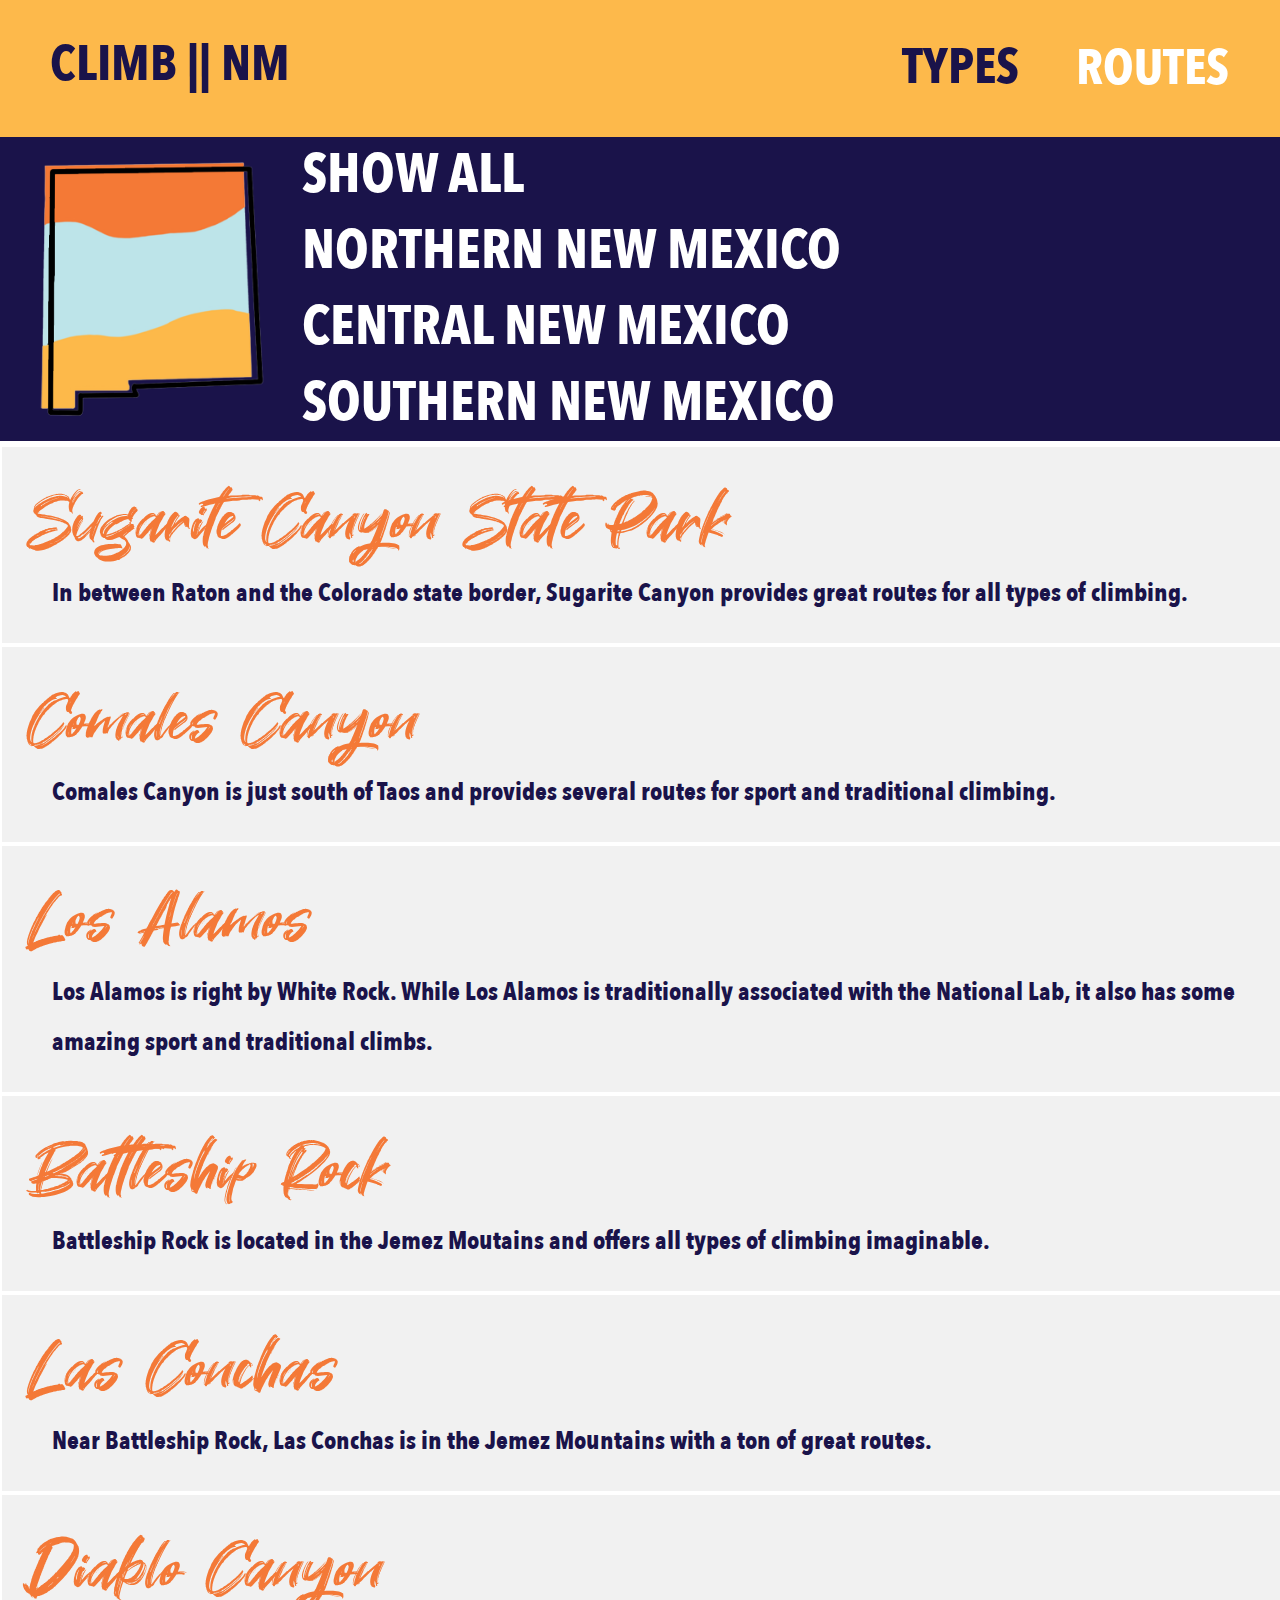
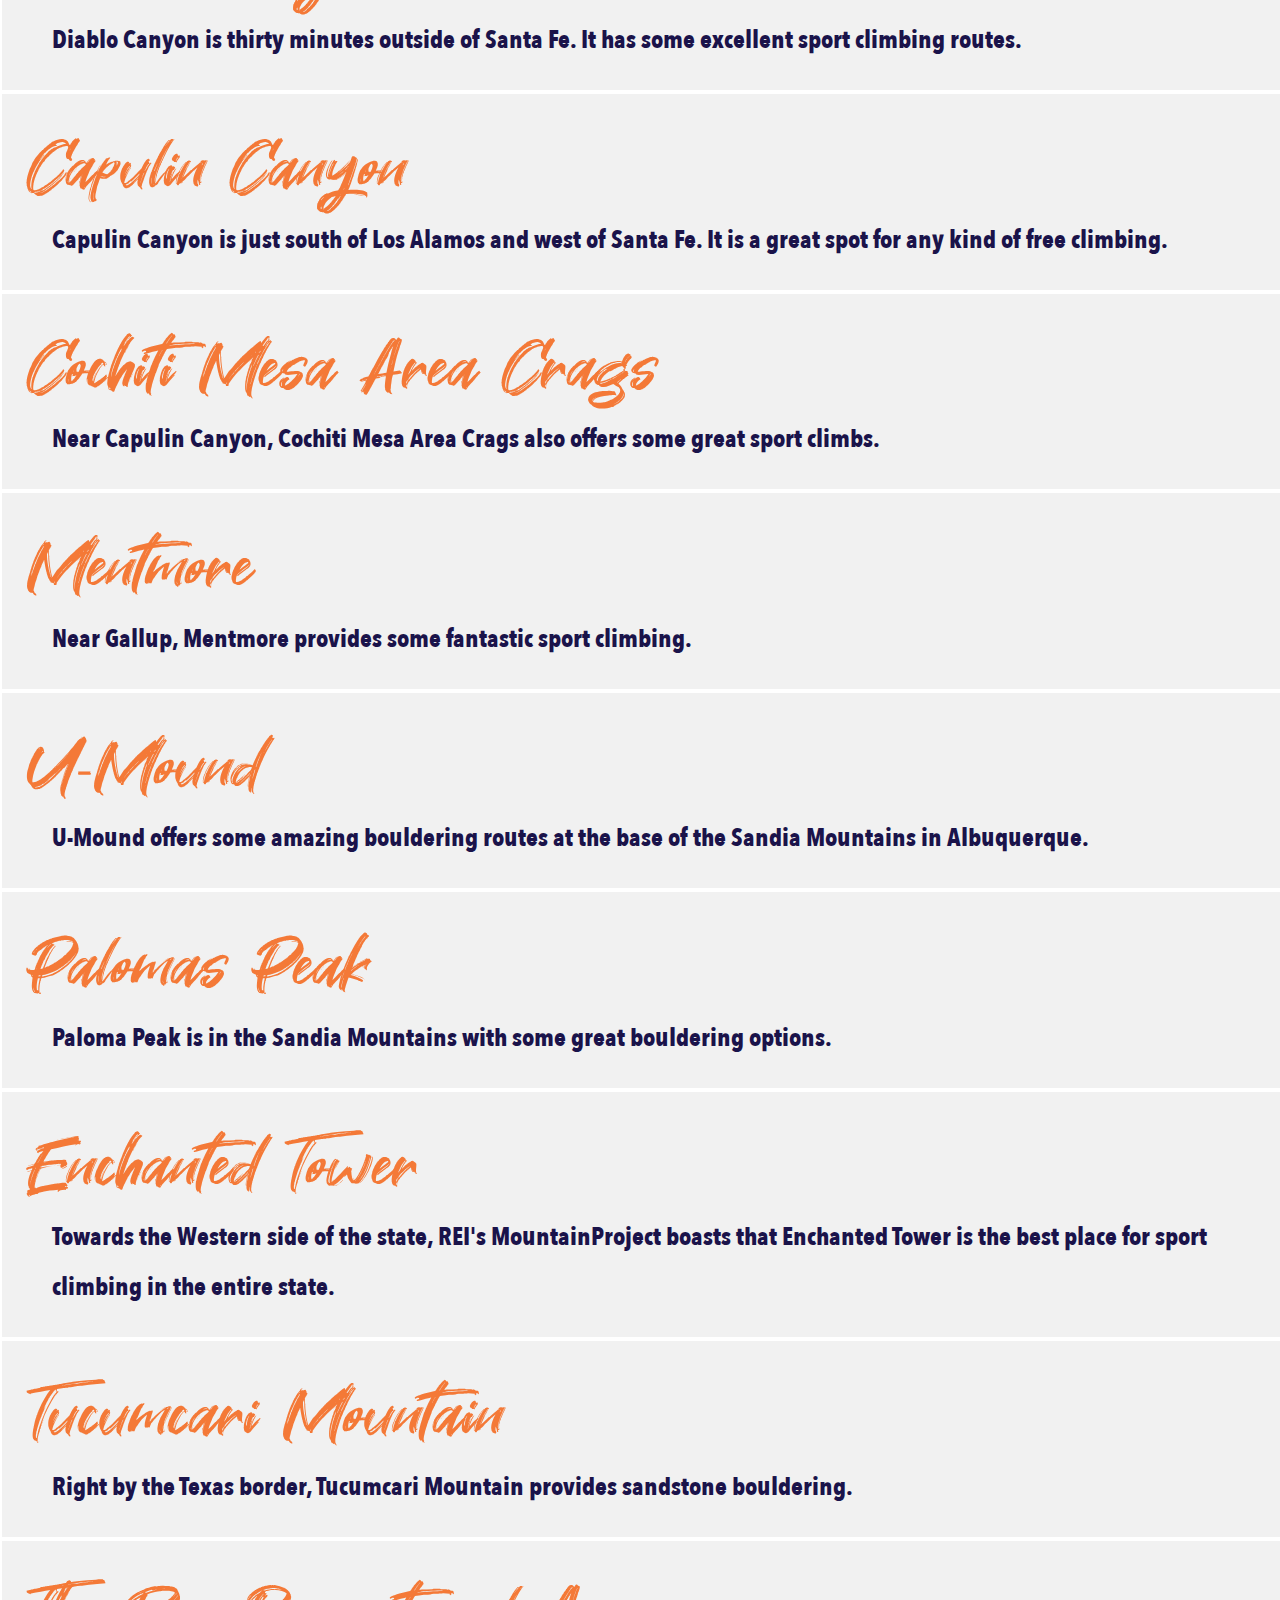
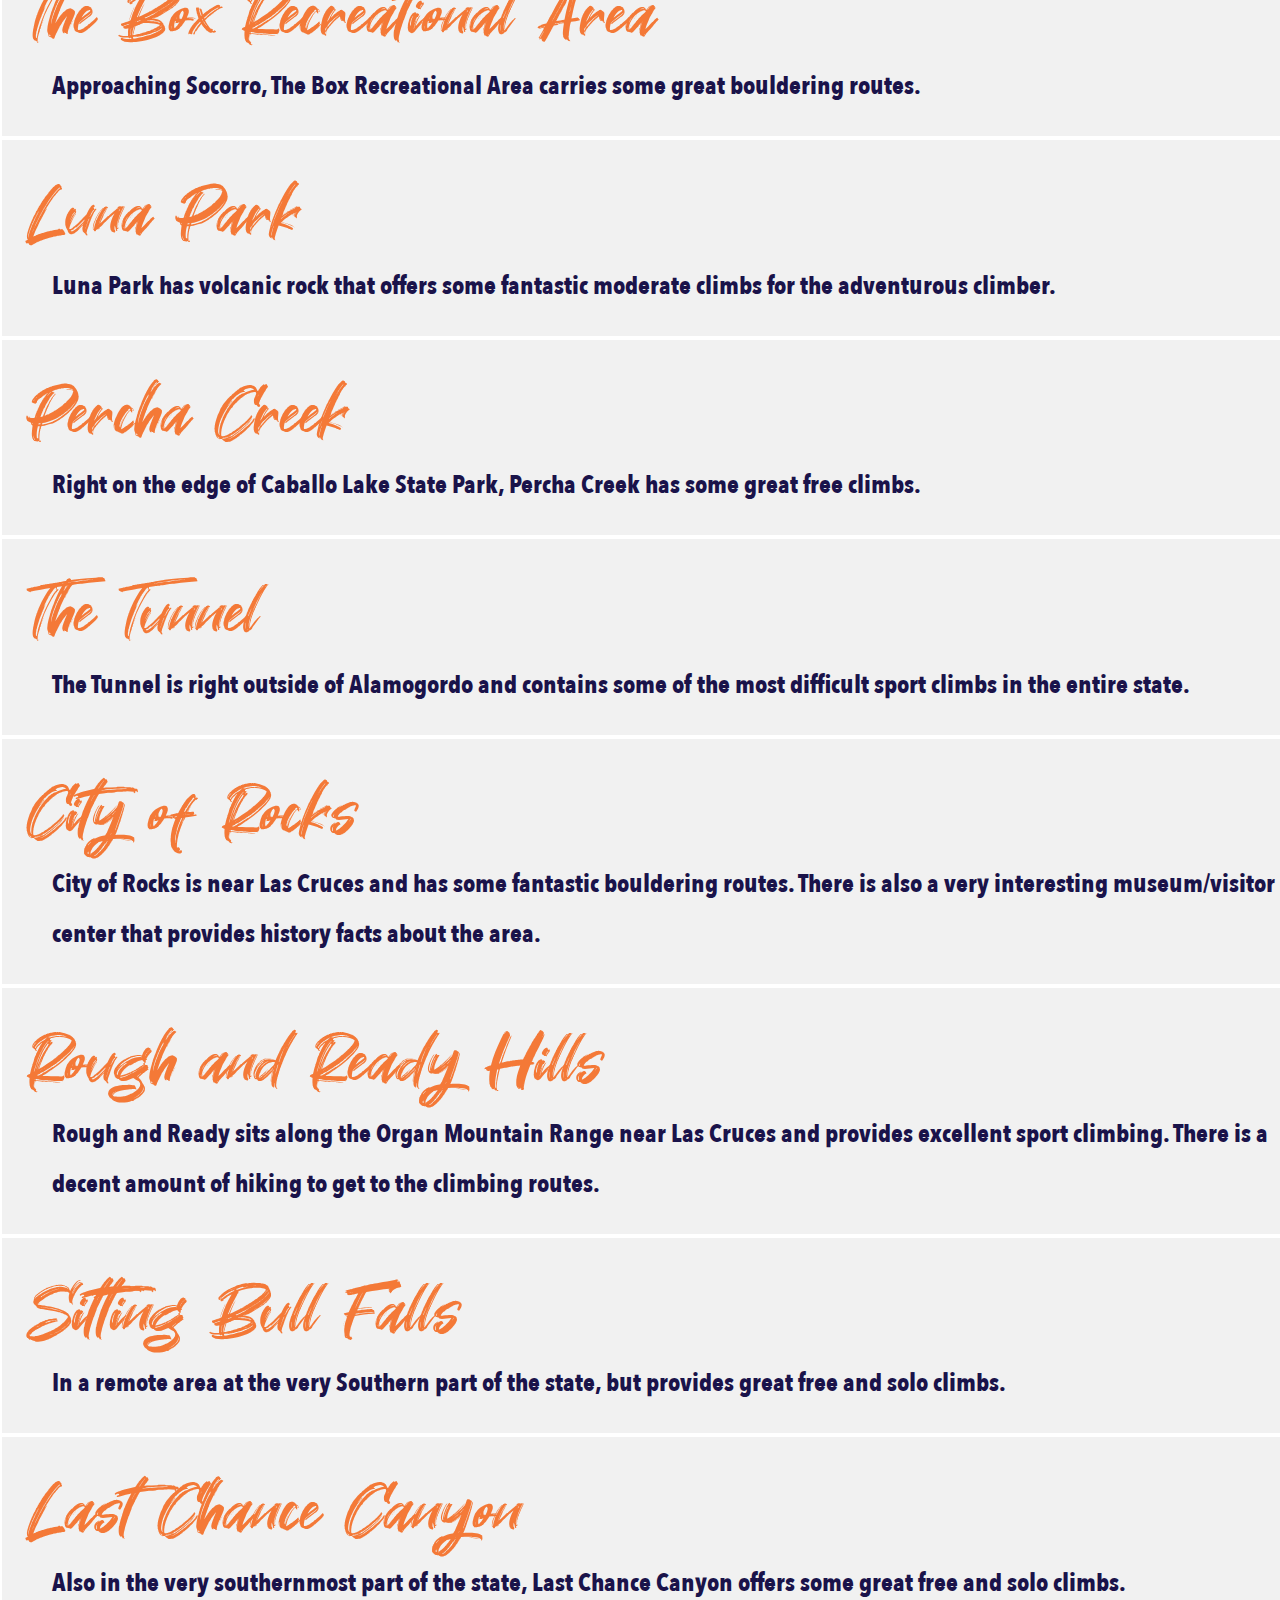
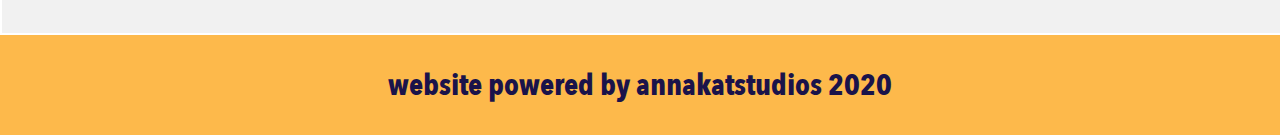
<file: Bates_Website/routes.html>
<!doctype html>
<html>
<head>
<meta charset="UTF-8">
<title>Routes Near You</title>
<link href="css/styles.css" rel="stylesheet" type="text/css"/>
<meta name="viewport" content="width=device-width, initial-scale=1">
</head>

<body>
	
	<div class="container">
	
		<nav>
			<a href="index.html"><p class="logo">CLIMB || NM</p></a>
			<a href="types.html"><p class="types">TYPES</p></a>
			<a class="active" href="routes.html"><p class="routes">ROUTES</p></a>
		</nav>
		
	<div class="together">
			<img class="map" src="RoutesImages/map_illustration.png" alt="map">
				<!-- Control buttons -->
			<div  id="myBtnContainer">
				<option class="regionBtn" onclick="filterSelection('all')">SHOW ALL</option>
				<option class="regionBtn" onclick="filterSelection('NNM')"> NORTHERN NEW MEXICO</option>
				<option class="regionBtn" onclick="filterSelection('CNM')"> CENTRAL NEW MEXICO</option>
				<option class="regionBtn" onclick="filterSelection('SNM')"> SOUTHERN NEW MEXICO</option>
				
				
			</div>
		</div>

		<!-- I referenced REI's MountainProject for almost all of this material -->
		<div class="filterContainer">
			<div class="filterDiv NNM"><h1 class="routeHead">Sugarite Canyon State Park</h1><p class="rDescript">In between Raton and the Colorado state border, Sugarite Canyon provides great routes for all types of climbing.</p></div>
			<div class="filterDiv NNM"><h1 class="routeHead">Comales Canyon</h1><p class="rDescript">Comales Canyon is just south of Taos and provides several routes for sport and traditional climbing.</p></div>
			<div class="filterDiv NNM"><h1 class="routeHead">Los Alamos</h1><p class="rDescript">Los Alamos is right by White Rock. While Los Alamos is traditionally associated with the National Lab, it also has some amazing sport and traditional climbs.</p></div>
			<div class="filterDiv NNM"><h1 class="routeHead">Battleship Rock</h1><p class="rDescript">Battleship Rock is located in the Jemez Moutains and offers all types of climbing imaginable.</p></div>
			<div class="filterDiv NNM"><h1 class="routeHead">Las Conchas</h1><p class="rDescript">Near Battleship Rock, Las Conchas is in the Jemez Mountains with a ton of great routes.</p></div>
			<div class="filterDiv NNM"><h1 class="routeHead">Diablo Canyon</h1><p class="rDescript">Diablo Canyon is thirty minutes outside of Santa Fe. It has some excellent sport climbing routes.</p></div>
			<div class="filterDiv NNM"><h1 class="routeHead">Capulin Canyon</h1><p class="rDescript">Capulin Canyon is just south of Los Alamos and west of Santa Fe. It is a great spot for any kind of free climbing.</p></div>
			<div class="filterDiv NNM"><h1 class="routeHead">Cochiti Mesa Area Crags</h1><p class="rDescript">Near Capulin Canyon, Cochiti Mesa Area Crags also offers some great sport climbs.</p></div>
			
		  	<div class="filterDiv CNM"><h1 class="routeHead">Mentmore</h1><p class="rDescript">Near Gallup, Mentmore provides some fantastic sport climbing.</p></div>
			<div class="filterDiv CNM"><h1 class="routeHead">U-Mound</h1><p class="rDescript">U-Mound offers some amazing bouldering routes at the base of the Sandia Mountains in Albuquerque.</p></div>
			<div class="filterDiv CNM"><h1 class="routeHead">Palomas Peak</h1><p class="rDescript">Paloma Peak is in the Sandia Mountains with some great bouldering options.</p></div>
			<div class="filterDiv CNM"><h1 class="routeHead">Enchanted Tower</h1><p class="rDescript">Towards the Western side of the state, REI's MountainProject boasts that Enchanted Tower is the best place for sport climbing in the entire state.</p></div>
			<div class="filterDiv CNM"><h1 class="routeHead">Tucumcari Mountain</h1><p class="rDescript">Right by the Texas border, Tucumcari Mountain provides sandstone bouldering.</p></div>
			<div class="filterDiv CNM"><h1 class="routeHead">The Box Recreational Area</h1><p class="rDescript">Approaching Socorro, The Box Recreational Area carries some great bouldering routes.</p></div>
			<div class="filterDiv CNM"><h1 class="routeHead">Luna Park</h1><p class="rDescript">Luna Park has volcanic rock that offers some fantastic moderate climbs for the adventurous climber.</p></div>
			
		 	<div class="filterDiv SNM"><h1 class="routeHead">Percha Creek</h1><p class="rDescript">Right on the edge of Caballo Lake State Park, Percha Creek has some great free climbs.</p></div>
			<div class="filterDiv SNM"><h1 class="routeHead">The Tunnel</h1><p class="rDescript">The Tunnel is right outside of Alamogordo and contains some of the most difficult sport climbs in the entire state.</p></div>
			<div class="filterDiv SNM"><h1 class="routeHead">City of Rocks</h1><p class="rDescript">City of Rocks is near Las Cruces and has some fantastic bouldering routes. There is also a very interesting museum/visitor center that provides history facts about the area.</p></div>
			<div class="filterDiv SNM"><h1 class="routeHead">Rough and Ready Hills</h1><p class="rDescript">Rough and Ready sits along the Organ Mountain Range near Las Cruces and provides excellent sport climbing. There is a decent amount of hiking to get to the climbing routes.</p></div>
			<div class="filterDiv SNM"><h1 class="routeHead">Sitting Bull Falls</h1><p class="rDescript">In a remote area at the very Southern part of the state, but provides great free and solo climbs.</p></div>
			<div class="filterDiv SNM"><h1 class="routeHead">Last Chance Canyon</h1><p class="rDescript">Also in the very southernmost part of the state, Last Chance Canyon offers some great free and solo climbs.</p></div>
		</div>

		<div class="footer">
			<p class="copyright">website powered by annakatstudios 2020</p>
		</div>

		</div>
	
	<script>
		
	// much of this code was taken and adapted from W3Schools	
			
	filterSelection("all")
		function filterSelection(c) {
		  var x, i;
		  x = document.getElementsByClassName("filterDiv");
		  if (c == "all") c = "";
		 
		  for (i = 0; i < x.length; i++) {
			removeRegion(x[i], "show");
			if (x[i].className.indexOf(c) > -1) addRegion(x[i], "show");
		  }
		}

		// Show filtered elements
		function addRegion(element, name) {
		  var i, arr1, arr2;
		  arr1 = element.className.split(" ");
		  arr2 = name.split(" ");
		  for (i = 0; i < arr2.length; i++) {
			if (arr1.indexOf(arr2[i]) == -1) {
			  element.className += " " + arr2[i];
			}
		  }
		}

		// Hide elements that are not selected
		function removeRegion(element, name) {
		  var i, arr1, arr2;
		  arr1 = element.className.split(" ");
		  arr2 = name.split(" ");
		  for (i = 0; i < arr2.length; i++) {
			while (arr1.indexOf(arr2[i]) > -1) {
			  arr1.splice(arr1.indexOf(arr2[i]), 1);
			}
		  }
		  element.className = arr1.join(" ");
		}

		var btnContainer = document.getElementById("myBtnContainer");
		var regions = btnContainer.getElementsByClassName("region");
		for (var i = 0; i < regions.length; i++) {
		  btns[i].addEventListener("click", function() {
			var current = document.getElementsByClassName("active");
			current[0].className = current[0].className.replace(" active", "");
			this.className += " active";
		  });
	}
		
	</script>
	
</body>
</html>
</file>
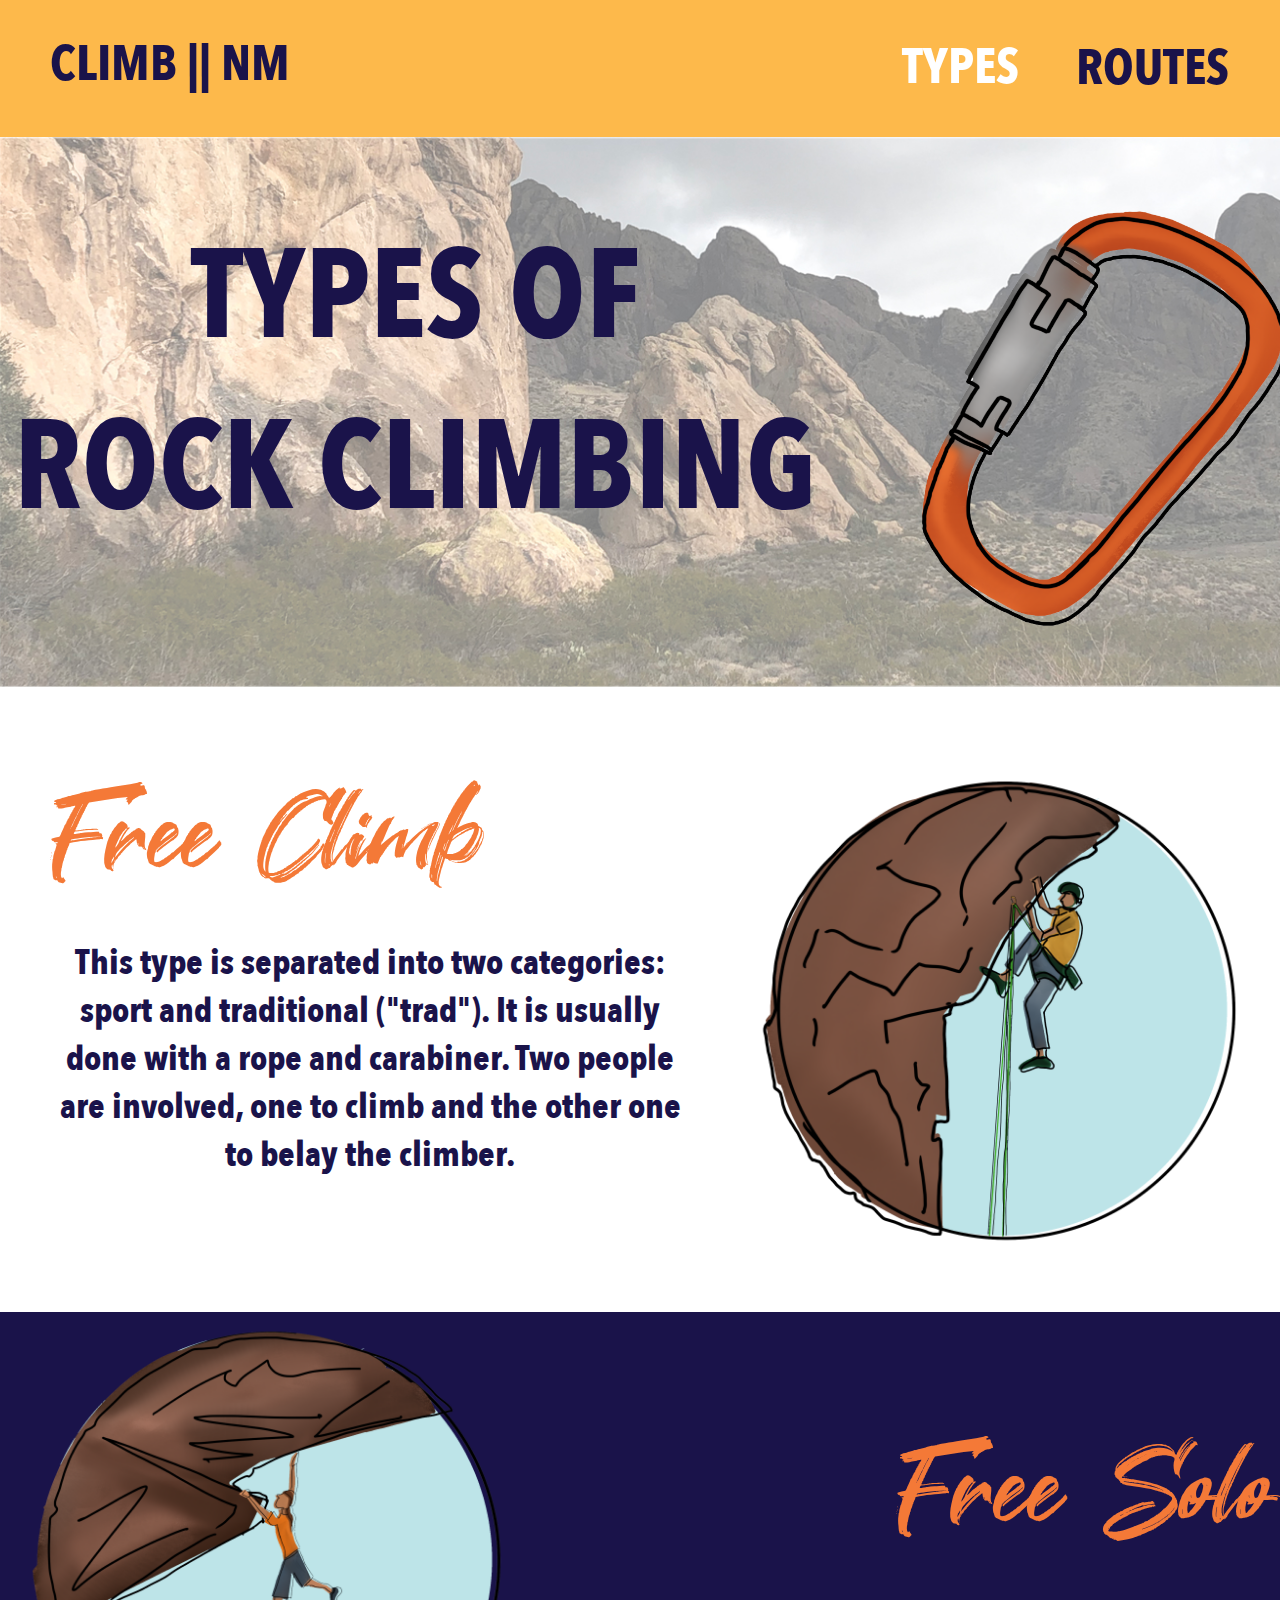
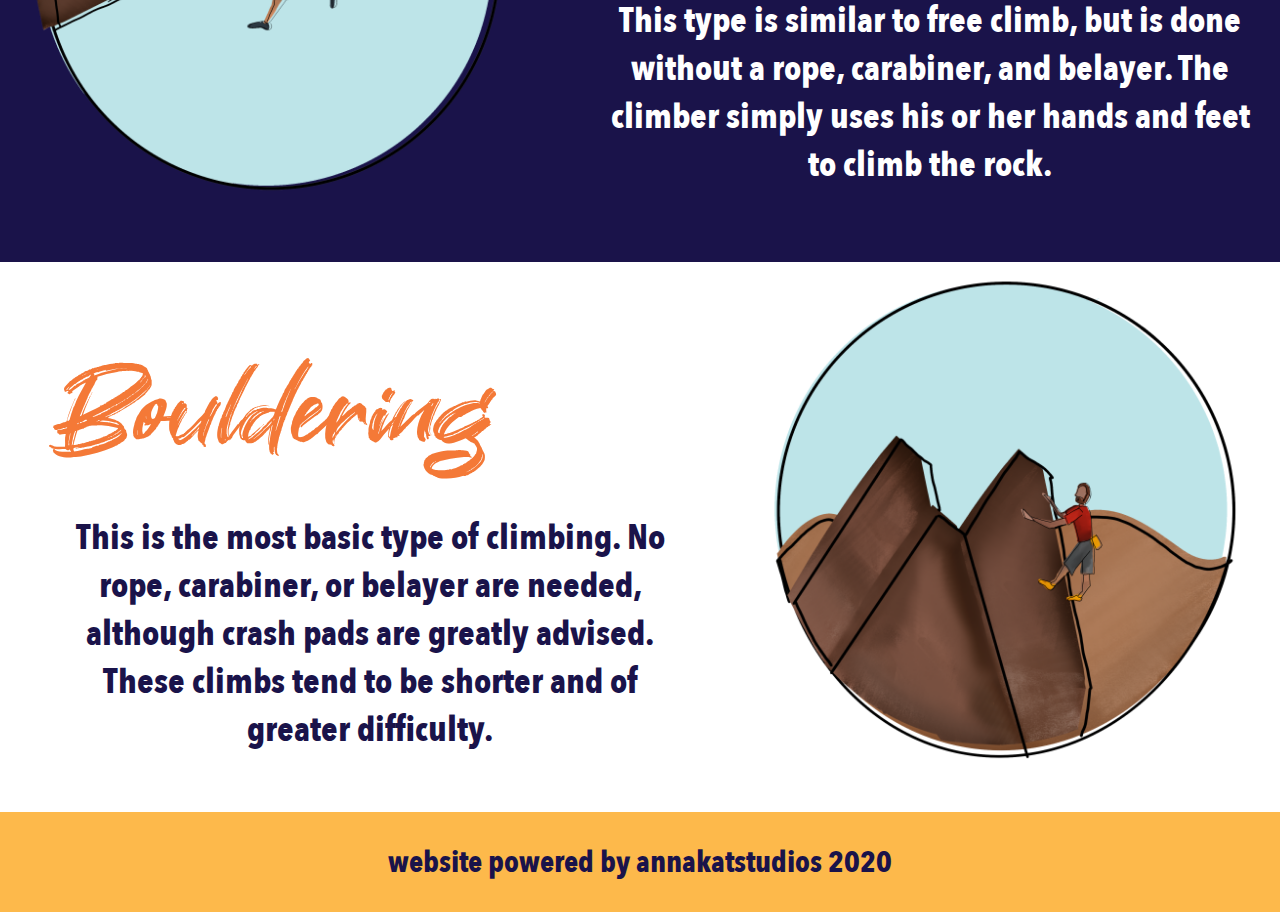
<file: Bates_Website/types.html>
<!doctype html>
<html>
<head>
<meta charset="UTF-8">
<title>Types of Rock Climbing</title>
<link href="css/styles.css" rel="stylesheet" type="text/css"/>
<meta name="viewport" content="width=device-width, initial-scale=1">
</head>

<body>
	
	<div class="container">
		
		<nav>
			<a href="index.html"><p class="logo">CLIMB || NM</p></a>
			<a class="active" href="types.html"><p class="types">TYPES</p></a>
			<a href="routes.html"><p class="routes">ROUTES</p></a>
		</nav>
			
		<div class="typesfirstPanel">
			<h1 class="h1">TYPES OF</h1>
			<h3 class="h3">ROCK CLIMBING</h3>
			<img class="typescarabiner"  src="HomepageImages/Carabiner.png" alt="carabiner">
		</div>
		
		<div class="typessecondPanel">
			<img class="free" src="TypesImages/Free_Climb.png" alt ="free climb">
			<h2 class="h2">Free Climb</h2>
			<p class="p">This type is separated into two categories: sport and traditional ("trad"). It is usually done with a rope and carabiner. Two people are involved, one to climb and the other one to belay the climber.</p>
		</div>
		
		<div class="typesthirdPanel">
			<img class="solo" src="TypesImages/Free_Solo.png" alt="free solo">
			<h2 class="soloHead">Free Solo</h2>
			<p class="soloPara">This type is similar to free climb, but is done without a rope, carabiner, and belayer. The climber simply uses his or her hands and feet to climb the rock.</p>
		</div>
		
		<div class="typesfourthPanel">
			<img class="bold" src="TypesImages/Bouldering.png" alt="bouldering">
			<h2 class="h2">Bouldering</h2>
			<p class="p">This is the most basic type of climbing. No rope, carabiner, or belayer are needed, although crash pads are greatly advised. These climbs tend to be shorter and of greater difficulty.</p>
		</div>
		
 		<div class="footer">
			<p class="copyright">website powered by annakatstudios 2020</p>
		</div>
	
	</div>
</body>
</html>
</file>
<file: Bates_Website/css/styles.css>
/* CSS Document */

@font-face {
	src: url("../fonts/Avenir Next Condensed.ttc");
	font-family: 'Avenir Next Condensed';
}

@font-face {
	src: url("../fonts/Great Sejagad.otf");
	font-family: 'Great Sejagad';
}

html, body {
	margin: 0 auto;
	padding: 0;
	width: 100%;
	display: flex;
}

.container {
	margin: 0 auto;
	padding: 0;
	width: 100%;
}

nav {
	margin: 0 auto;
	padding: 0;
	overflow: hidden;
	height: 137px;
	background-color: #fdb94b;
	width: 100%;
}

.active {
	color: #ffffff;
}

.logo {
	float: left;	
	margin: 0;
	margin-left: 50px;
	margin-top: 30px;
	padding: 0;
	width: 100%;
	font-family: 'Avenir Next Condensed', sans-serif;
	font-size: 50px;
	font-weight: bold;	
}

.types {
	margin: 0;
	margin-top: -65px;
	padding: 0;
	width: 50%;
	clear: both;
	float: right;
	text-align: center;
	font-family: 'Avenir Next Condensed', sans-serif;
	font-weight: normal;
	font-size: 50px;	
}

.routes {
	margin: 0;
	margin-top: -67px;
	padding: 0;
	width: 20%;
	clear: both;
	float: right;
	text-align: center;
	font-family: 'Avenir Next Condensed', sans-serif;
	font-size: 50px;
	font-weight: normal;
}

.firstPanel {
	margin: 0 auto;
	
	overflow: hidden;
	width: 100%;
	height: 700px;
	
	
	background-image: url("../HomepageImages/OrganMountain.jpg");
	background-repeat: no-repeat;
	background-size: cover;
}

.climb {
	font-family: 'Great Sejagad', sans-serif;
	font-size: 350px;
	color: #ffffff;
	
	margin: 0;
	margin-top: 20px;
	text-align: center;	
}

.newMexico {
	font-family: 'Avenir Next Condensed', sans-serif;
	font-size: 250px;
	font-weight: bolder;
	color: #1a134a;
	
	margin: 0;
	margin-top: -100px;
	text-align: center;	
}


.secondPanel {
	margin: 0 auto;
	
	overflow: hidden;
	width: 100%;
	height: 650px;
	background-color: #bde4e9;	
}

.carabiner {
	width: 700px;
	height: 700px;
	
	margin: 0;
	margin-top: -40px;
	margin-left: -80px;	
}

.spHead1 {
	font-family: 'Avenir Next Condensed', sans-serif;
	font-size: 140px;
	font-weight: bold;
	color: #ffffff;

	margin: 0;
	margin-left: 700px;
	margin-top: -575px;

	justify-content: center;
}

.spHead2 {
	font-family: 'Avenir Next Condensed', sans-serif;
	font-size: 140px;
	font-weight: bold;
	color: #ffffff;
	
	margin: 0;
	margin-left: 450px;
	margin-top: -50px;

	text-align: center;
}

.spSub {
	font-family: 'Great Sejagad', sans-serif;
	font-size: 130px;
	color: #1a134a;
	
	margin: 0;
	margin-right: -600px;
	margin-top: -30px;
	text-align: center;
}

.thirdPanel {
	margin: 0 auto;
	
	overflow: hidden;
	width: 100%;
	height: 800px;
	
	display: flex;
}

.shelf {
	width: 625px;
	height: 800px;
	
	display: flex;
	
	margin: 0;
}


.find {
	font-family: 'Great Sejagad', sans-serif;
	font-size: 135px;
	color: #1a134a;

	margin: 0;
	margin-right: -650px;
	margin-top: -725px;
	
	text-align: center;
}

.city {
	font-family: 'Avenir Next Condensed', sans-serif;
	font-size: 100px;
	font-weight: normal;
	color: #f47937;
	
	margin: 0;
	margin-left : 650px;
	margin-top: 20px;
}

input {
	width: 700px;
	height: 125px;
	border: 3px solid #1a134a;
	font-family: 'Avenir Next Condensed', sans-serif;
	font-size: 70px;
	font-weight: lighter;
	font-style: italic; 
	color: #f47937;
	margin: 0;
	margin-left : 660px;
	margin-top: 10px;
	padding-left: 25px;
}

/*.typeBox {
	width: 700px;
	height: 125px;
	border: 2px solid #1a134a;

	margin: 0;
	margin-left : 660px;
	margin-top: 10px;
	text-align: center;	
}

.typeCity {
	font-family: 'Avenir Next Condensed', sans-serif;
	font-size: 70px;
	font-weight: lighter;
	font-style: italic; 
	color: #f47937;
	
	margin: 0;
	margin-right: 350px;
	margin-top: 10px;

	text-align: center;	
}*/

.go {
	font-family: 'Great Sejagad', sans-serif;
	font-size: 125px;
	color: #1a134a;
	
	margin: 0;
	margin-left : 550px;
	margin-top: 60px;
	
	text-align: center;
}

.typesfirstPanel {
	margin: 0 auto;
	overflow: hidden;
	width: 100%;
	height: 550px;

	background-image: url("../TypesImages/DripSprings.jpg");
	background-repeat: no-repeat;
	background-size: cover;
}

.typessecondPanel {
	margin: 0 auto;
	padding: 0;
	width: 100%;
	height: 550px;
	
	background-color: #ffffff;
	
}

.typesthirdPanel {
	margin: 0 auto;
	padding: 0;
	width: 100%;
	height: 550px;
	
	background-color: #1a134a;
}

.typesfourthPanel {
	margin: 0 auto;
	padding: 0;
	overflow: hidden;
	width: 100%;
	height: 550px;

	background-color: #ffffff;
}

.h1 {
	margin: 0;
	margin-left: -450px;
	margin-top: 75px;
	padding: 0;

	text-align: center;
	font-family: 'Avenir Next Condensed', sans-serif;
	font-size: 125px;
	font-weight: bold;
	color: #1a134a;
}

.h2 {
	margin: 0;
	margin-top: 75px;
	margin-left: 50px;
	padding: 0;
	width: 100%;
	
	font-family: 'Great Sejagad', sans-serif;
	font-size: 125px;
	font-weight: lighter;
	color: #f47937;
}

.h3 {
	margin: 0;
	margin-left: -450px;
	padding: 0;

	text-align: center;
	font-family: 'Avenir Next Condensed', sans-serif;
	font-size: 125px;
	font-weight: bold;
	color: #1a134a;
}

.p {
	margin: 0;
	margin-top: 25px;
	margin-left: 50px;
	padding: 0;
	width: 50%;

	text-align: center;
	font-family: 'Avenir Next Condensed', sans-serif;
	font-size: 35px;
	font-weight: normal;
	color: #1a134a;
}

.free {
	margin: 0;
	padding: 0;
	
	width: 500px;
	height: 500px;
	
	float: right;
	margin-right: 30px;
}

.solo {
	margin: 0;
	margin-left: 15px;
	padding: 0;
	
	width: 500px;
	height: 500px;
	
	float: left;
}

.bold {
	margin: 0;
	padding: 0;
	
	width: 500px;
	height: 500px;
	
	float: right;
	margin-right: 30px;
}

.soloHead {
	width: 30%;
	float: right;
	
	font-family: 'Great Sejagad', sans-serif;
	font-size: 125px;
	font-weight: lighter;
	color: #f47937;
}

.soloPara {
	width: 50%;
	float: right;
	margin-right: 30px;
	margin-top: -75px;
	color: #ffffff;
	
	text-align: center;
	font-family: 'Avenir Next Condensed', sans-serif;
	font-size: 35px;
	font-weight: normal;
}

.typescarabiner {
	width: 600px;
	height: 600px;
	
	margin: 0;
	margin-left: 800px;
	margin-top: -450px;
	padding: 0;
}

.together {
	display: inline-flex;
}

/* Style the buttons */
.regionBtn {
	border: none;
	outline: none;
	width: 100%;
	height: 75px;
	float: right;
	background-color: #1a134a;
	cursor: pointer;
	font-family: 'Avenir Next Condensed';
	font-size: 55px;
	font-weight: bolder;
	color: #ffffff;
	margin: 0 auto;
	text-align: justify;
	align-items: flex-end;
	justify-content: flex-end;
}

.map {
	width: 350px;
	height: 304px;
	clear: both;
	float: left;
	
}

.filterDiv {
	float: left;
	width: 100%;
	background-color: #f1f1f1;
	line-height: 50px;
	margin: 2px;
  	display: none; /* Hidden by default */
}
	
.routeHead {
	font-family: 'Great Sejagad';
	font-weight: lighter;
	font-size: 75px;
	color: #f47937;
	margin-left: 25px;
}

.rDescript {
	font-family: 'Avenir Next Condensed';
	font-size: 25px;
	color: #1a134a;
	margin-top: -30px;
	margin-left: 50px;
}

/* The "show" class is added to the filtered elements */
.show {
  	display: block;
}

/* Add a light grey background on mouse-over */
.regionBtn:hover {
  	background-color: #bde4e9;
}

/* Add a dark background to the active button */
.regionBtn.active {
  	background-color: #666;
  	color: white;
}

.footer {
	margin: 0 auto;
	padding: 0;
	
	overflow: hidden;
	height: 100px;
	background-color: #fdb94b;
	
	width: 100%;
}

.copyright {
	font-family: 'Avenir Next Condensed', sans-serif;
	font-size: 30px;
	font-weight: lighter;
	color: #1a134a;
	
	text-align: center;
}

a {
	text-decoration: none;
	color: #1a134a;
}

a:hover {
	color: #ffffff;
}
</file>
